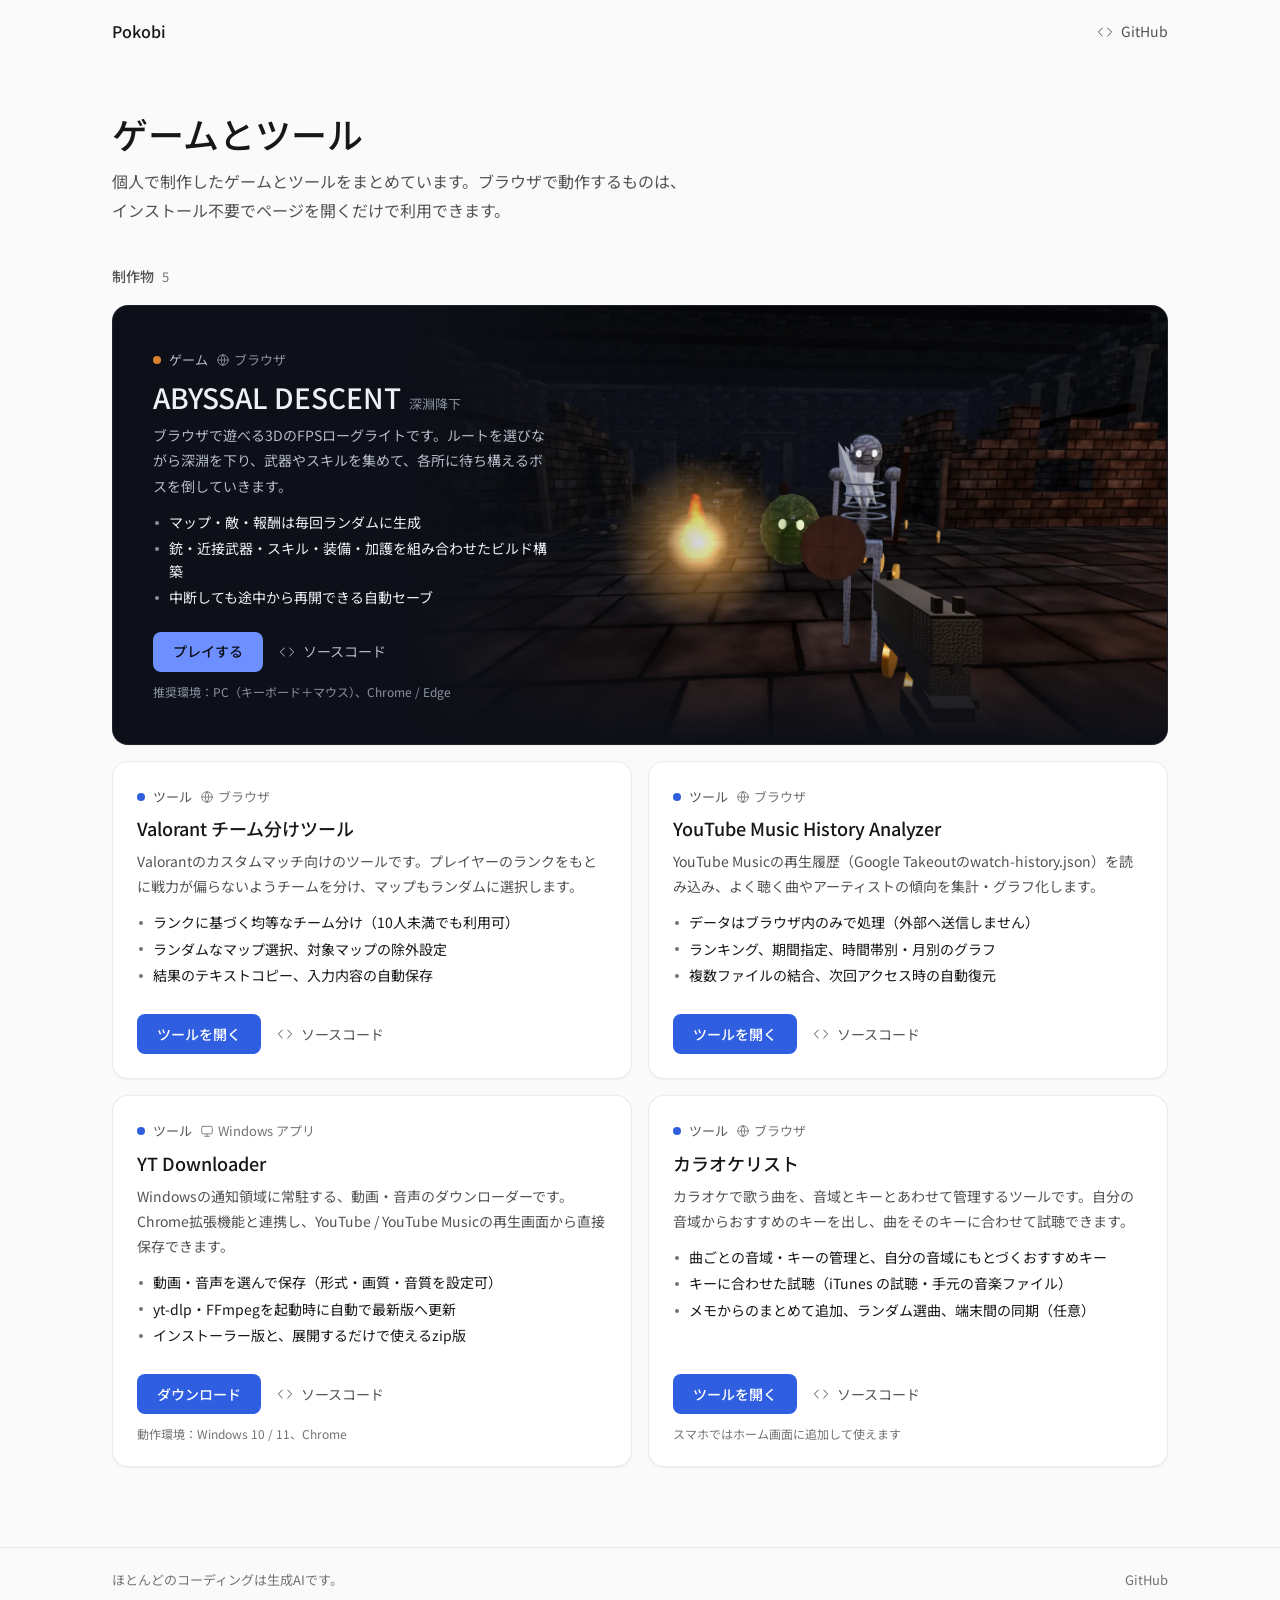
<file: index.html>
<!DOCTYPE html>
<html lang="ja">
<head>
  <meta charset="UTF-8">
  <meta name="viewport" content="width=device-width, initial-scale=1.0">
  <title>Pokobi — 制作物一覧</title>
  <meta name="description" content="Pokobi が制作したゲームとツールの一覧です。">
  <link rel="preconnect" href="https://fonts.googleapis.com">
  <link rel="preconnect" href="https://fonts.gstatic.com" crossorigin>
  <link href="https://fonts.googleapis.com/css2?family=Noto+Sans+JP:wght@400;500&display=swap" rel="stylesheet">
  <link rel="preload" as="image" href="img/abyssal-descent.webp">
  <link rel="stylesheet" href="style.css">
</head>
<body>
  <svg width="0" height="0" style="position:absolute" aria-hidden="true">
    <symbol id="i-browser" viewBox="0 0 24 24" fill="none" stroke="currentColor" stroke-width="1.5" stroke-linecap="round" stroke-linejoin="round"><circle cx="12" cy="12" r="9"/><path d="M3 12h18M12 3a14 14 0 0 1 0 18M12 3a14 14 0 0 0 0 18"/></symbol>
    <symbol id="i-windows" viewBox="0 0 24 24" fill="none" stroke="currentColor" stroke-width="1.5" stroke-linecap="round" stroke-linejoin="round"><rect x="3" y="4" width="18" height="13" rx="2"/><path d="M8 21h8M12 17v4"/></symbol>
    <symbol id="i-code" viewBox="0 0 24 24" fill="none" stroke="currentColor" stroke-width="1.5" stroke-linecap="round" stroke-linejoin="round"><path d="m16 18 6-6-6-6M8 6l-6 6 6 6"/></symbol>
  </svg>

  <header class="site-header">
    <div class="wrap">
      <a class="brand" href="https://pokobi.github.io/">Pokobi</a>
      <a class="header-link" href="https://github.com/pokobi"><svg><use href="#i-code"/></svg>GitHub</a>
    </div>
  </header>

  <section class="intro">
    <div class="wrap">
      <h1>ゲームとツール</h1>
      <p class="lead">個人で制作したゲームとツールをまとめています。ブラウザで動作するものは、インストール不要でページを開くだけで利用できます。</p>
    </div>
  </section>

  <main class="wrap">
    <div class="section-head">
      <h2>制作物</h2>
      <span class="count">5</span>
    </div>

    <article class="card featured">
      <img class="shot" src="img/abyssal-descent.webp" width="1600" height="900" alt="ABYSSAL DESCENT のプレイ画面。地下の石造りの部屋で、インプの火の玉が燃え、スライムと骸骨兵が迫り、手前で銃を構えている">
      <div class="body">
        <p class="meta game">ゲーム<span class="where"><svg><use href="#i-browser"/></svg>ブラウザ</span></p>
        <h3>ABYSSAL DESCENT<span class="sub">深淵降下</span></h3>
        <p class="desc">ブラウザで遊べる3DのFPSローグライトです。ルートを選びながら深淵を下り、武器やスキルを集めて、各所に待ち構えるボスを倒していきます。</p>
        <ul class="points">
          <li>マップ・敵・報酬は毎回ランダムに生成</li>
          <li>銃・近接武器・スキル・装備・加護を組み合わせたビルド構築</li>
          <li>中断しても途中から再開できる自動セーブ</li>
        </ul>
        <div class="actions">
          <a class="btn" href="https://pokobi.github.io/abyssal-descent/">プレイする</a>
          <a class="source" href="https://github.com/pokobi/abyssal-descent"><svg><use href="#i-code"/></svg>ソースコード</a>
        </div>
        <p class="env">推奨環境：PC（キーボード＋マウス）、Chrome / Edge</p>
      </div>
    </article>

    <div class="tools">
      <article class="card">
        <p class="meta">ツール<span class="where"><svg><use href="#i-browser"/></svg>ブラウザ</span></p>
        <h3>Valorant チーム分けツール</h3>
        <p class="desc">Valorantのカスタムマッチ向けのツールです。プレイヤーのランクをもとに戦力が偏らないようチームを分け、マップもランダムに選択します。</p>
        <ul class="points">
          <li>ランクに基づく均等なチーム分け（10人未満でも利用可）</li>
          <li>ランダムなマップ選択、対象マップの除外設定</li>
          <li>結果のテキストコピー、入力内容の自動保存</li>
        </ul>
        <div class="actions">
          <a class="btn" href="https://pokobi.github.io/valorant-team-tool/">ツールを開く</a>
          <a class="source" href="https://github.com/pokobi/valorant-team-tool"><svg><use href="#i-code"/></svg>ソースコード</a>
        </div>
      </article>

      <article class="card">
        <p class="meta">ツール<span class="where"><svg><use href="#i-browser"/></svg>ブラウザ</span></p>
        <h3>YouTube Music History Analyzer</h3>
        <p class="desc">YouTube Musicの再生履歴（Google Takeoutのwatch-history.json）を読み込み、よく聴く曲やアーティストの傾向を集計・グラフ化します。</p>
        <ul class="points">
          <li>データはブラウザ内のみで処理（外部へ送信しません）</li>
          <li>ランキング、期間指定、時間帯別・月別のグラフ</li>
          <li>複数ファイルの結合、次回アクセス時の自動復元</li>
        </ul>
        <div class="actions">
          <a class="btn" href="https://pokobi.github.io/YouTube-Music-History-Analyzer/">ツールを開く</a>
          <a class="source" href="https://github.com/pokobi/YouTube-Music-History-Analyzer"><svg><use href="#i-code"/></svg>ソースコード</a>
        </div>
      </article>

      <article class="card">
        <p class="meta">ツール<span class="where"><svg><use href="#i-windows"/></svg>Windows アプリ</span></p>
        <h3>YT Downloader</h3>
        <p class="desc">Windowsの通知領域に常駐する、動画・音声のダウンローダーです。Chrome拡張機能と連携し、YouTube / YouTube Musicの再生画面から直接保存できます。</p>
        <ul class="points">
          <li>動画・音声を選んで保存（形式・画質・音質を設定可）</li>
          <li>yt-dlp・FFmpegを起動時に自動で最新版へ更新</li>
          <li>インストーラー版と、展開するだけで使えるzip版</li>
        </ul>
        <div class="actions">
          <a class="btn" href="https://github.com/pokobi/yt-downloader/releases/latest">ダウンロード</a>
          <a class="source" href="https://github.com/pokobi/yt-downloader"><svg><use href="#i-code"/></svg>ソースコード</a>
        </div>
        <p class="env">動作環境：Windows 10 / 11、Chrome</p>
      </article>

      <article class="card">
        <p class="meta">ツール<span class="where"><svg><use href="#i-browser"/></svg>ブラウザ</span></p>
        <h3>カラオケリスト</h3>
        <p class="desc">カラオケで歌う曲を、音域とキーとあわせて管理するツールです。自分の音域からおすすめのキーを出し、曲をそのキーに合わせて試聴できます。</p>
        <ul class="points">
          <li>曲ごとの音域・キーの管理と、自分の音域にもとづくおすすめキー</li>
          <li>キーに合わせた試聴（iTunes の試聴・手元の音楽ファイル）</li>
          <li>メモからのまとめて追加、ランダム選曲、端末間の同期（任意）</li>
        </ul>
        <div class="actions">
          <a class="btn" href="https://pokobi.github.io/karaoke-list/">ツールを開く</a>
          <a class="source" href="https://github.com/pokobi/karaoke-list"><svg><use href="#i-code"/></svg>ソースコード</a>
        </div>
        <p class="env">スマホではホーム画面に追加して使えます</p>
      </article>
    </div>
  </main>

  <footer class="footer">
    <div class="wrap">
      <span>ほとんどのコーディングは生成AIです。</span>
      <a href="https://github.com/pokobi">GitHub</a>
    </div>
  </footer>
</body>
</html>
</file>
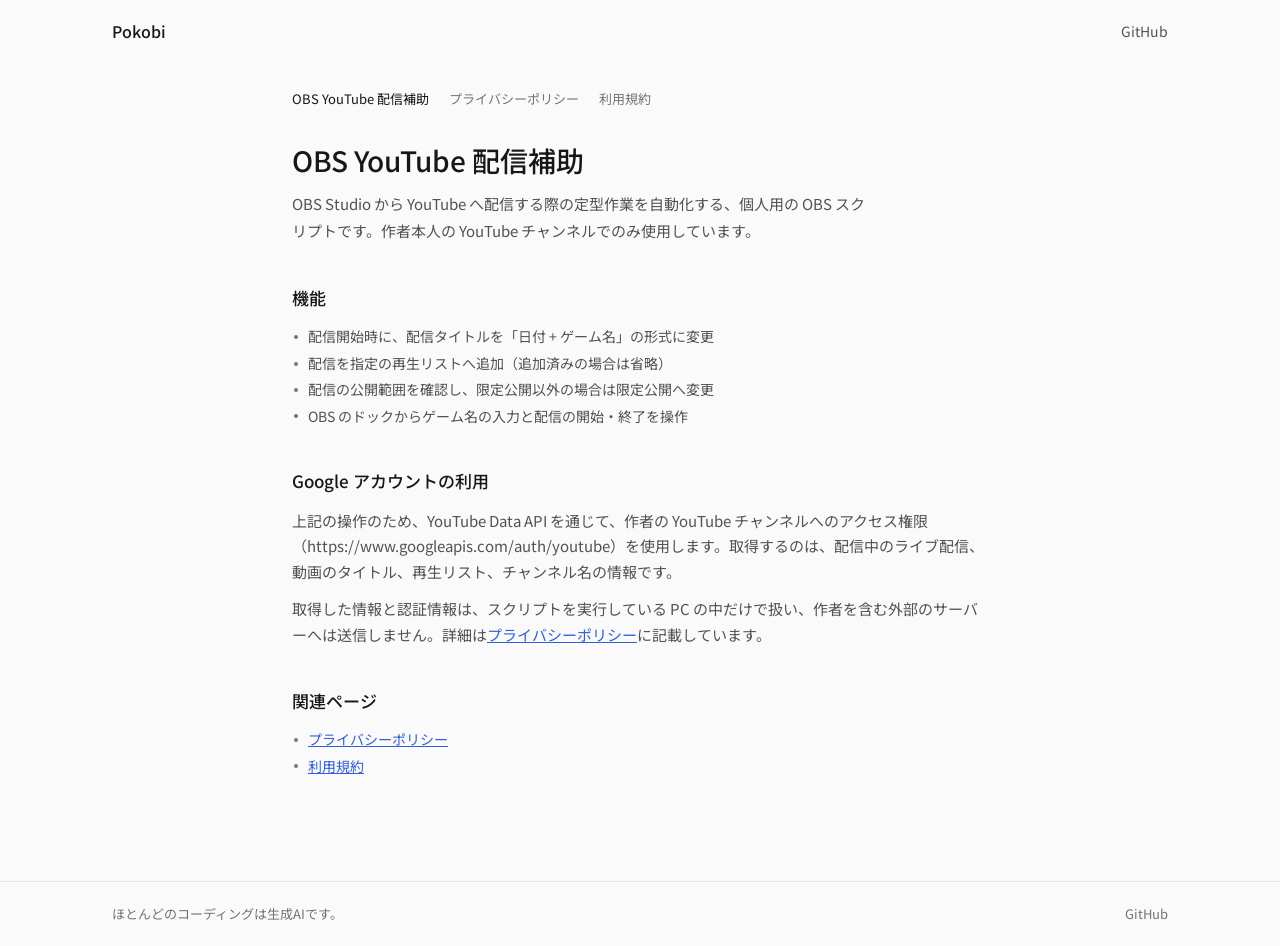
<file: obs-youtube/index.html>
<!DOCTYPE html>
<html lang="ja">
<head>
  <meta charset="UTF-8">
  <meta name="viewport" content="width=device-width, initial-scale=1.0">
  <title>OBS YouTube 配信補助 — Pokobi</title>
  <meta name="description" content="OBS Studio から YouTube へ配信する際に、配信タイトルへの日付付与と再生リストへの追加を自動で行う個人用スクリプトです。">
  <link rel="preconnect" href="https://fonts.googleapis.com">
  <link rel="preconnect" href="https://fonts.gstatic.com" crossorigin>
  <link href="https://fonts.googleapis.com/css2?family=Noto+Sans+JP:wght@400;500&display=swap" rel="stylesheet">
  <link rel="stylesheet" href="../style.css">
  <link rel="stylesheet" href="doc.css">
</head>
<body>
  <header class="site-header">
    <div class="wrap">
      <a class="brand" href="https://pokobi.github.io/">Pokobi</a>
      <a class="header-link" href="https://github.com/pokobi">GitHub</a>
    </div>
  </header>

  <main class="wrap doc">
    <nav class="doc-nav">
      <a href="./" aria-current="page">OBS YouTube 配信補助</a>
      <a href="privacy.html">プライバシーポリシー</a>
      <a href="terms.html">利用規約</a>
    </nav>

    <h1>OBS YouTube 配信補助</h1>
    <p class="lead">OBS Studio から YouTube へ配信する際の定型作業を自動化する、個人用の OBS スクリプトです。作者本人の YouTube チャンネルでのみ使用しています。</p>

    <h2>機能</h2>
    <ul class="points">
      <li>配信開始時に、配信タイトルを「日付 + ゲーム名」の形式に変更</li>
      <li>配信を指定の再生リストへ追加（追加済みの場合は省略）</li>
      <li>配信の公開範囲を確認し、限定公開以外の場合は限定公開へ変更</li>
      <li>OBS のドックからゲーム名の入力と配信の開始・終了を操作</li>
    </ul>

    <h2>Google アカウントの利用</h2>
    <p>上記の操作のため、YouTube Data API を通じて、作者の YouTube チャンネルへのアクセス権限（https://www.googleapis.com/auth/youtube）を使用します。取得するのは、配信中のライブ配信、動画のタイトル、再生リスト、チャンネル名の情報です。</p>
    <p>取得した情報と認証情報は、スクリプトを実行している PC の中だけで扱い、作者を含む外部のサーバーへは送信しません。詳細は<a href="privacy.html">プライバシーポリシー</a>に記載しています。</p>

    <h2>関連ページ</h2>
    <ul class="points">
      <li><a href="privacy.html">プライバシーポリシー</a></li>
      <li><a href="terms.html">利用規約</a></li>
    </ul>
  </main>

  <footer class="footer">
    <div class="wrap">
      <span>ほとんどのコーディングは生成AIです。</span>
      <a href="https://github.com/pokobi">GitHub</a>
    </div>
  </footer>
</body>
</html>
</file>
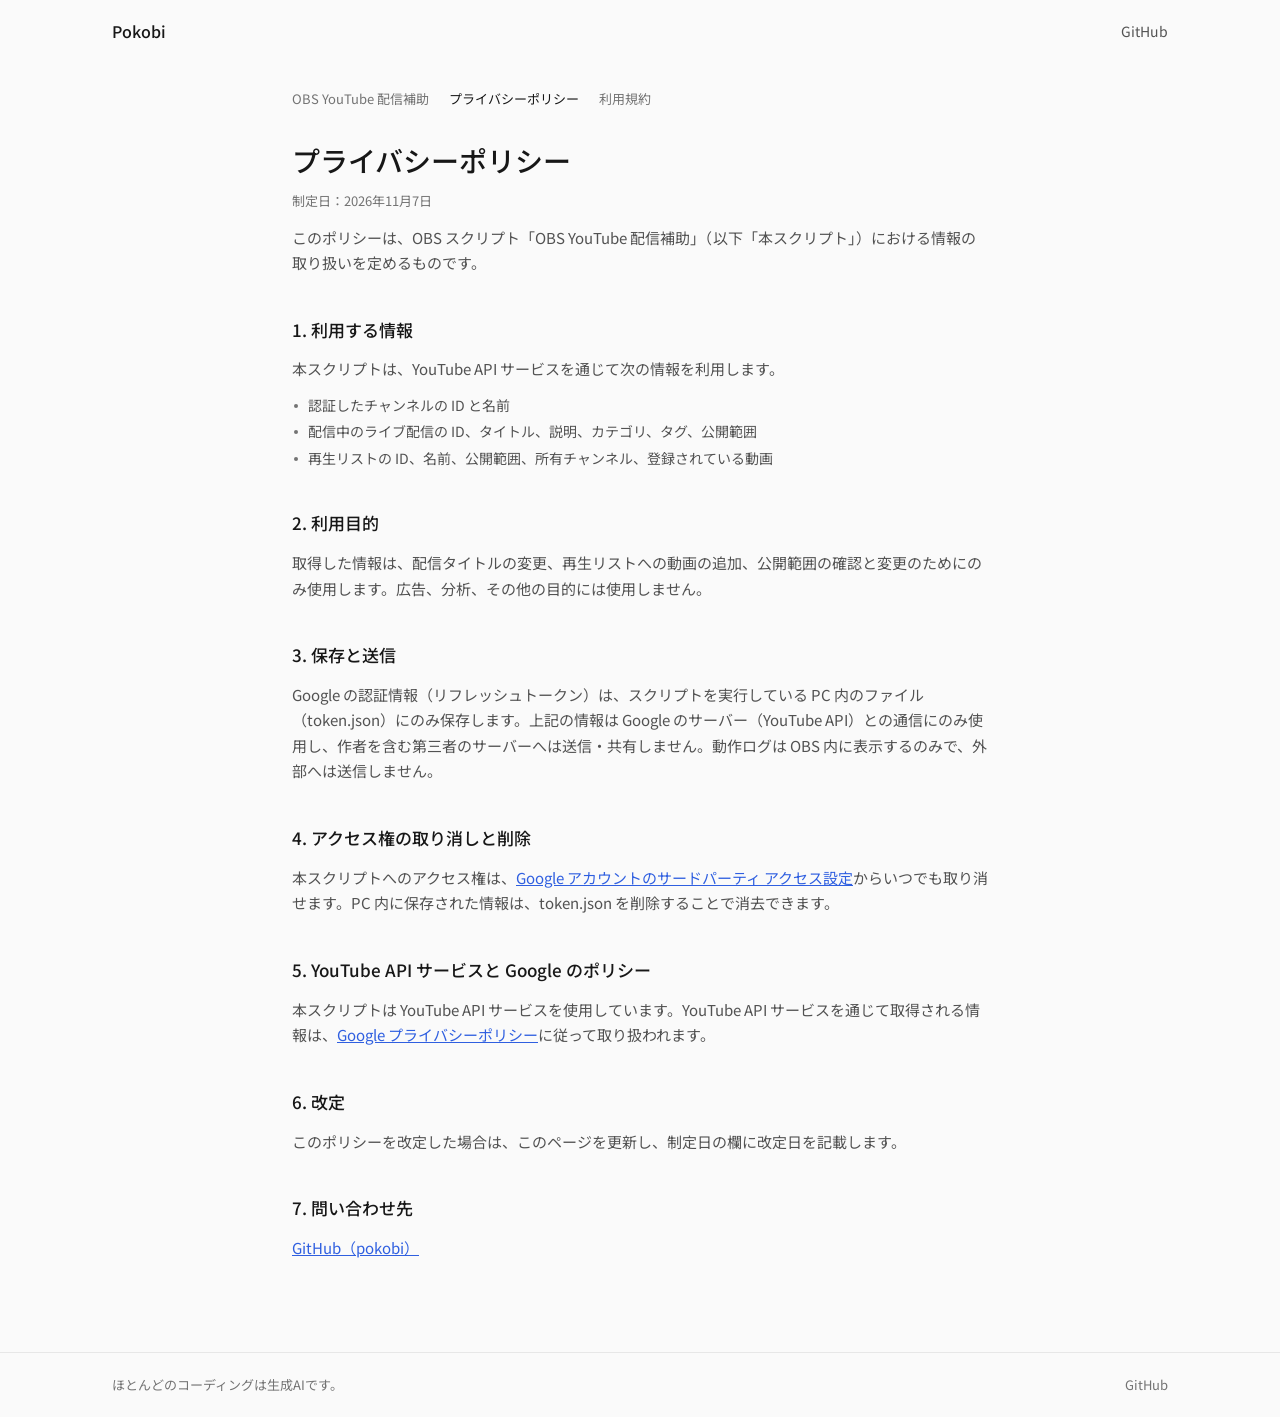
<file: obs-youtube/privacy.html>
<!DOCTYPE html>
<html lang="ja">
<head>
  <meta charset="UTF-8">
  <meta name="viewport" content="width=device-width, initial-scale=1.0">
  <title>プライバシーポリシー — OBS YouTube 配信補助</title>
  <meta name="description" content="OBS YouTube 配信補助のプライバシーポリシーです。">
  <link rel="preconnect" href="https://fonts.googleapis.com">
  <link rel="preconnect" href="https://fonts.gstatic.com" crossorigin>
  <link href="https://fonts.googleapis.com/css2?family=Noto+Sans+JP:wght@400;500&display=swap" rel="stylesheet">
  <link rel="stylesheet" href="../style.css">
  <link rel="stylesheet" href="doc.css">
</head>
<body>
  <header class="site-header">
    <div class="wrap">
      <a class="brand" href="https://pokobi.github.io/">Pokobi</a>
      <a class="header-link" href="https://github.com/pokobi">GitHub</a>
    </div>
  </header>

  <main class="wrap doc">
    <nav class="doc-nav">
      <a href="./">OBS YouTube 配信補助</a>
      <a href="privacy.html" aria-current="page">プライバシーポリシー</a>
      <a href="terms.html">利用規約</a>
    </nav>

    <h1>プライバシーポリシー</h1>
    <p class="updated">制定日：2026年11月7日</p>
    <p>このポリシーは、OBS スクリプト「OBS YouTube 配信補助」（以下「本スクリプト」）における情報の取り扱いを定めるものです。</p>

    <h2>1. 利用する情報</h2>
    <p>本スクリプトは、YouTube API サービスを通じて次の情報を利用します。</p>
    <ul class="points">
      <li>認証したチャンネルの ID と名前</li>
      <li>配信中のライブ配信の ID、タイトル、説明、カテゴリ、タグ、公開範囲</li>
      <li>再生リストの ID、名前、公開範囲、所有チャンネル、登録されている動画</li>
    </ul>

    <h2>2. 利用目的</h2>
    <p>取得した情報は、配信タイトルの変更、再生リストへの動画の追加、公開範囲の確認と変更のためにのみ使用します。広告、分析、その他の目的には使用しません。</p>

    <h2>3. 保存と送信</h2>
    <p>Google の認証情報（リフレッシュトークン）は、スクリプトを実行している PC 内のファイル（token.json）にのみ保存します。上記の情報は Google のサーバー（YouTube API）との通信にのみ使用し、作者を含む第三者のサーバーへは送信・共有しません。動作ログは OBS 内に表示するのみで、外部へは送信しません。</p>

    <h2>4. アクセス権の取り消しと削除</h2>
    <p>本スクリプトへのアクセス権は、<a href="https://myaccount.google.com/permissions">Google アカウントのサードパーティ アクセス設定</a>からいつでも取り消せます。PC 内に保存された情報は、token.json を削除することで消去できます。</p>

    <h2>5. YouTube API サービスと Google のポリシー</h2>
    <p>本スクリプトは YouTube API サービスを使用しています。YouTube API サービスを通じて取得される情報は、<a href="https://policies.google.com/privacy">Google プライバシーポリシー</a>に従って取り扱われます。</p>

    <h2>6. 改定</h2>
    <p>このポリシーを改定した場合は、このページを更新し、制定日の欄に改定日を記載します。</p>

    <h2>7. 問い合わせ先</h2>
    <p><a href="https://github.com/pokobi">GitHub（pokobi）</a></p>
  </main>

  <footer class="footer">
    <div class="wrap">
      <span>ほとんどのコーディングは生成AIです。</span>
      <a href="https://github.com/pokobi">GitHub</a>
    </div>
  </footer>
</body>
</html>
</file>
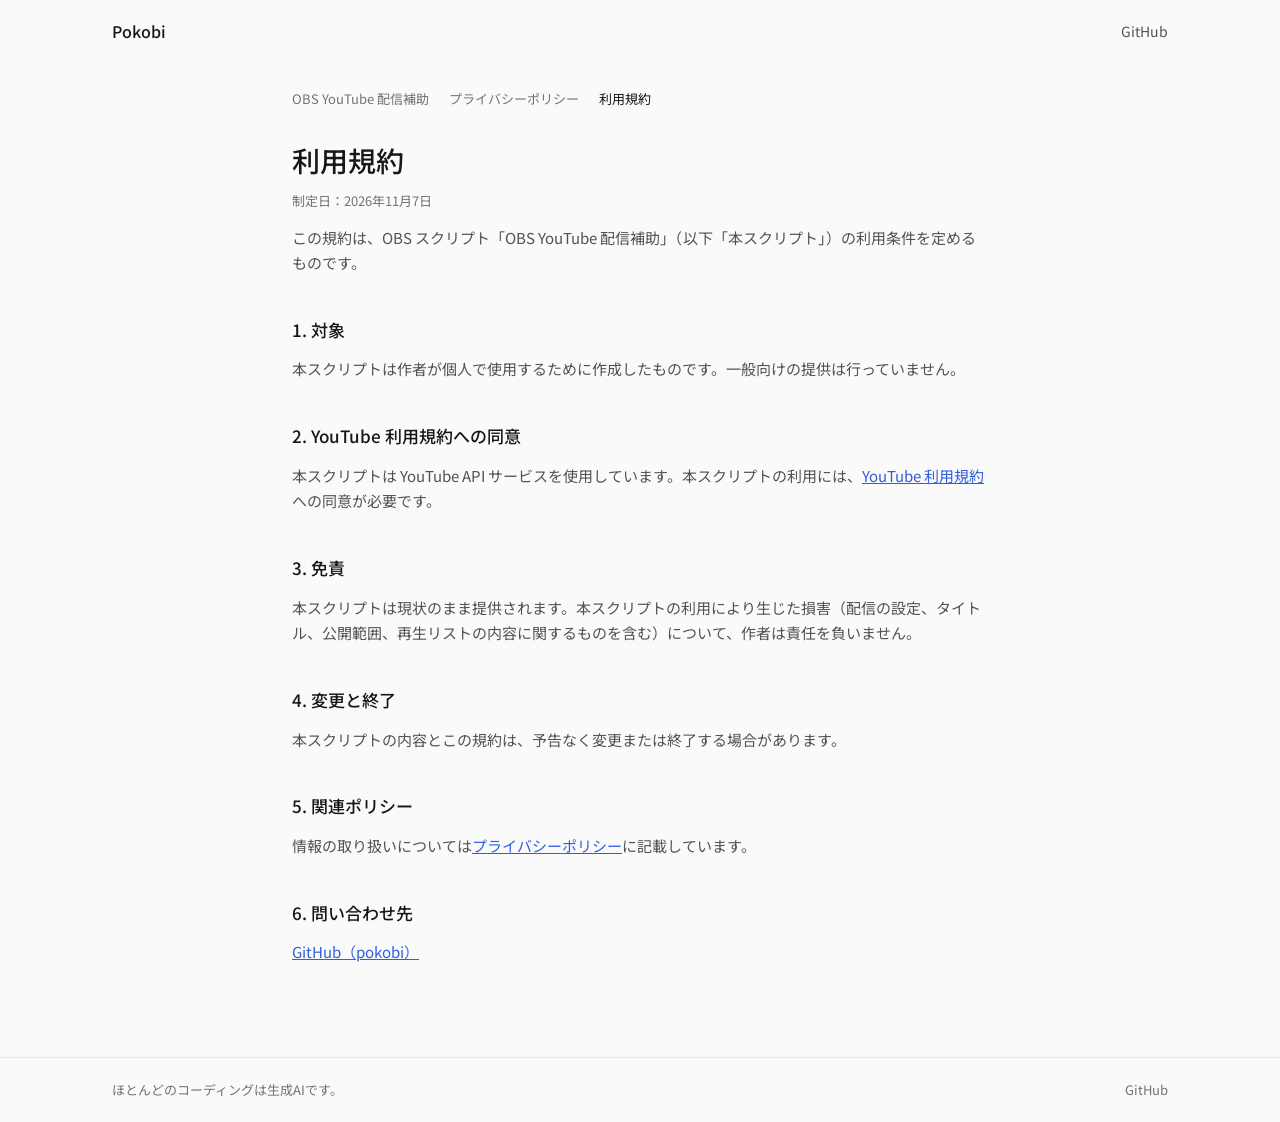
<file: obs-youtube/terms.html>
<!DOCTYPE html>
<html lang="ja">
<head>
  <meta charset="UTF-8">
  <meta name="viewport" content="width=device-width, initial-scale=1.0">
  <title>利用規約 — OBS YouTube 配信補助</title>
  <meta name="description" content="OBS YouTube 配信補助の利用規約です。">
  <link rel="preconnect" href="https://fonts.googleapis.com">
  <link rel="preconnect" href="https://fonts.gstatic.com" crossorigin>
  <link href="https://fonts.googleapis.com/css2?family=Noto+Sans+JP:wght@400;500&display=swap" rel="stylesheet">
  <link rel="stylesheet" href="../style.css">
  <link rel="stylesheet" href="doc.css">
</head>
<body>
  <header class="site-header">
    <div class="wrap">
      <a class="brand" href="https://pokobi.github.io/">Pokobi</a>
      <a class="header-link" href="https://github.com/pokobi">GitHub</a>
    </div>
  </header>

  <main class="wrap doc">
    <nav class="doc-nav">
      <a href="./">OBS YouTube 配信補助</a>
      <a href="privacy.html">プライバシーポリシー</a>
      <a href="terms.html" aria-current="page">利用規約</a>
    </nav>

    <h1>利用規約</h1>
    <p class="updated">制定日：2026年11月7日</p>
    <p>この規約は、OBS スクリプト「OBS YouTube 配信補助」（以下「本スクリプト」）の利用条件を定めるものです。</p>

    <h2>1. 対象</h2>
    <p>本スクリプトは作者が個人で使用するために作成したものです。一般向けの提供は行っていません。</p>

    <h2>2. YouTube 利用規約への同意</h2>
    <p>本スクリプトは YouTube API サービスを使用しています。本スクリプトの利用には、<a href="https://www.youtube.com/t/terms">YouTube 利用規約</a>への同意が必要です。</p>

    <h2>3. 免責</h2>
    <p>本スクリプトは現状のまま提供されます。本スクリプトの利用により生じた損害（配信の設定、タイトル、公開範囲、再生リストの内容に関するものを含む）について、作者は責任を負いません。</p>

    <h2>4. 変更と終了</h2>
    <p>本スクリプトの内容とこの規約は、予告なく変更または終了する場合があります。</p>

    <h2>5. 関連ポリシー</h2>
    <p>情報の取り扱いについては<a href="privacy.html">プライバシーポリシー</a>に記載しています。</p>

    <h2>6. 問い合わせ先</h2>
    <p><a href="https://github.com/pokobi">GitHub（pokobi）</a></p>
  </main>

  <footer class="footer">
    <div class="wrap">
      <span>ほとんどのコーディングは生成AIです。</span>
      <a href="https://github.com/pokobi">GitHub</a>
    </div>
  </footer>
</body>
</html>
</file>
<file: style.css>
/* 枠回りはグラファイトの無彩色で静かにし、色はゲームの画面 1 枚に任せる。
   強調色は青 1 色、余白は 4 の倍数、文字の太さは 400 / 500 のみ。 */
:root {
  --bg: #fafafa;
  --surface: #ffffff;
  --line: rgba(23, 23, 23, 0.08);
  --line-strong: rgba(23, 23, 23, 0.14);
  --text: #171717;
  --text-2: #525252;
  --muted: #737373;
  --accent: #2f5fe0;
  --accent-hover: #2853c7;
  --accent-ink: #ffffff;
  --dot-game: #d9822b;
  --dot-tool: #2f5fe0;
  --shadow: 0 1px 2px rgba(0, 0, 0, 0.05);
  /* ゲームのカードは、画面写真（夜の場面）に合わせて両方のテーマで暗くする */
  --stage: #0d1018;
  --stage-text: #eef0f5;
  --stage-text-2: #b4bac8;
  --stage-muted: #8a91a2;
  --ease: cubic-bezier(0.22, 1, 0.36, 1);
  color-scheme: light dark;
}

@media (prefers-color-scheme: dark) {
  :root {
    --bg: #141415;
    --surface: #19191b;
    --line: rgba(237, 237, 237, 0.08);
    --line-strong: rgba(237, 237, 237, 0.16);
    --text: #ededed;
    --text-2: #a1a1a6;
    --muted: #85858b;
    --accent: #6d8fff;
    --accent-hover: #8aa4ff;
    --accent-ink: #141415;
    --dot-game: #e89a4b;
    --dot-tool: #6d8fff;
    --shadow: none;
  }
}

* { box-sizing: border-box; }

body {
  margin: 0;
  font-family: "Noto Sans JP", system-ui, -apple-system, "Segoe UI", sans-serif;
  font-size: 15px;
  line-height: 1.7;
  background: var(--bg);
  color: var(--text);
  -webkit-font-smoothing: antialiased;
}

a { color: inherit; }
img { display: block; max-width: 100%; height: auto; }

.wrap {
  width: 100%;
  max-width: 1120px;
  margin: 0 auto;
  padding: 0 32px;
}

/* ---- ヘッダー ---- */
.site-header .wrap {
  display: flex;
  align-items: center;
  justify-content: space-between;
  height: 64px;
}
.brand { font-size: 16px; font-weight: 500; text-decoration: none; }
.header-link {
  display: inline-flex;
  align-items: center;
  gap: 8px;
  color: var(--text-2);
  font-size: 14px;
  text-decoration: none;
  transition: color 150ms var(--ease);
}
.header-link:hover { color: var(--text); }
.header-link svg { width: 16px; height: 16px; }

.intro { padding: 48px 0 40px; }
.intro h1 {
  margin: 0 0 12px;
  font-size: 36px;
  line-height: 1.2;
  font-weight: 500;
}
.lead {
  margin: 0;
  max-width: 36rem;
  font-size: 16px;
  line-height: 1.8;
  color: var(--text-2);
}

/* ---- 作品 ---- */
main.wrap { padding-bottom: 80px; }
.section-head {
  display: flex;
  align-items: baseline;
  gap: 8px;
  margin: 0 0 16px;
}
.section-head h2 { margin: 0; font-size: 14px; font-weight: 500; color: var(--text-2); }
.section-head .count { font-size: 13px; color: var(--muted); font-variant-numeric: tabular-nums; }

.card {
  display: flex;
  flex-direction: column;
  min-width: 0;
  padding: 24px;
  background: var(--surface);
  border: 1px solid var(--line);
  border-radius: 16px;
  box-shadow: var(--shadow);
  transition: border-color 150ms var(--ease);
}
.card:hover { border-color: var(--line-strong); }

/* 分類と、どこで動くか */
.meta {
  display: flex;
  align-items: center;
  gap: 8px;
  margin: 0 0 8px;
  font-size: 13px;
  color: var(--text-2);
}
.meta::before { content: ""; flex: none; width: 8px; height: 8px; border-radius: 50%; background: var(--dot-tool); }
.meta.game::before { background: var(--dot-game); }
.meta .where { display: inline-flex; align-items: center; gap: 4px; color: var(--muted); }
.meta .where svg { width: 14px; height: 14px; }

.card h3 {
  margin: 0 0 8px;
  font-size: 18px;
  line-height: 1.4;
  font-weight: 500;
}
.card h3 .sub { margin-left: 8px; font-size: 13px; font-weight: 400; color: var(--muted); }
.desc { margin: 0 0 12px; font-size: 14px; line-height: 1.8; color: var(--text-2); }
.points {
  margin: 0 0 24px;
  padding: 0;
  list-style: none;
  font-size: 14px;
  line-height: 1.6;
}
.points li { position: relative; padding-left: 16px; margin-bottom: 4px; }
.points li::before {
  content: "";
  position: absolute;
  left: 2px;
  top: 0.7em;
  width: 4px;
  height: 4px;
  border-radius: 50%;
  background: var(--muted);
}

.actions {
  display: flex;
  flex-wrap: wrap;
  align-items: center;
  gap: 16px;
  margin-top: auto;
}
.btn {
  display: inline-flex;
  align-items: center;
  justify-content: center;
  height: 40px;
  padding: 0 20px;
  border-radius: 8px;
  background: var(--accent);
  color: var(--accent-ink);
  font-size: 14px;
  font-weight: 500;
  text-decoration: none;
  transition: background-color 150ms var(--ease), transform 150ms var(--ease);
}
.btn:hover { background: var(--accent-hover); }
.btn:active { transform: scale(0.98); }
.source {
  display: inline-flex;
  align-items: center;
  gap: 8px;
  font-size: 14px;
  color: var(--text-2);
  text-decoration: none;
  transition: color 150ms var(--ease);
}
.source:hover { color: var(--text); }
.source svg { width: 16px; height: 16px; }
.env { margin: 12px 0 0; font-size: 12px; line-height: 16px; color: var(--muted); }

a:focus-visible { outline: 2px solid var(--accent); outline-offset: 2px; border-radius: 8px; }

/* ---- ゲーム（見せ場の 1 枚） ----
   画面写真をカードの右側いっぱいに敷き、左へ向かって透明にして背景色へ溶かす。
   溶けた側（左）に文字を置く。 */
.featured {
  position: relative;
  overflow: hidden;
  min-height: 440px;
  margin-bottom: 16px;
  padding: 40px;
  background: var(--stage);
  border-color: rgba(238, 240, 245, 0.08);
  color: var(--stage-text);
  justify-content: center;
}
.featured:hover { border-color: rgba(238, 240, 245, 0.16); }
.featured .shot {
  position: absolute;
  inset: 0 0 0 auto;
  width: 72%;
  height: 100%;
  object-fit: cover;
  object-position: 40% 50%;
  -webkit-mask-image: linear-gradient(to right, transparent 0%, rgba(0, 0, 0, 0.55) 22%, #000 48%),
                      linear-gradient(to bottom, #000 78%, transparent 100%);
  -webkit-mask-composite: source-in;
  mask-image: linear-gradient(to right, transparent 0%, rgba(0, 0, 0, 0.55) 22%, #000 48%),
              linear-gradient(to bottom, #000 78%, transparent 100%);
  mask-composite: intersect;
}
.featured .body { position: relative; max-width: 400px; }
.featured .meta { color: var(--stage-text-2); }
.featured .meta .where { color: var(--stage-muted); }
.featured h3 { font-size: 28px; line-height: 1.3; }
.featured h3 .sub { color: var(--stage-muted); }
.featured .desc { color: var(--stage-text-2); }
.featured .points li::before { background: var(--stage-muted); }
.featured .env { color: var(--stage-muted); }
.featured .source { color: var(--stage-text-2); }
.featured .source:hover { color: var(--stage-text); }
.featured .btn { background: #6d8fff; color: #0d1018; }
.featured .btn:hover { background: #8aa4ff; }

/* ---- ツール ---- */
.tools {
  display: grid;
  grid-template-columns: repeat(2, minmax(0, 1fr));
  gap: 16px;
}

/* ---- フッター ---- */
.footer { border-top: 1px solid var(--line); }
.footer .wrap {
  display: flex;
  justify-content: space-between;
  align-items: center;
  height: 64px;
  font-size: 13px;
  color: var(--muted);
}
.footer a { color: var(--muted); text-decoration: none; transition: color 150ms var(--ease); }
.footer a:hover { color: var(--text); }

@media (max-width: 960px) {
  .tools { grid-template-columns: 1fr; }
}
@media (max-width: 760px) {
  /* 写真を上に置き、下へ向かって溶かす */
  .featured { min-height: 0; padding: 0; }
  .featured .shot {
    position: static;
    width: 100%;
    height: auto;
    aspect-ratio: 16 / 10;
    -webkit-mask-image: linear-gradient(to bottom, #000 55%, transparent 100%);
    mask-image: linear-gradient(to bottom, #000 55%, transparent 100%);
  }
  .featured .body { max-width: none; margin-top: -32px; padding: 0 20px 24px; }
  .featured h3 { font-size: 22px; }
}
@media (max-width: 640px) {
  .wrap { padding: 0 16px; }
  .intro { padding: 32px 0; }
  .intro h1 { font-size: 28px; }
  .tools .card { padding: 20px; }
}
</file>
<file: obs-youtube/doc.css>
/* 説明ページ用。色や余白はトップの style.css の変数をそのまま使う */
.doc { max-width: 760px; padding-top: 24px; padding-bottom: 80px; }
.doc-nav { display: flex; flex-wrap: wrap; gap: 4px 20px; margin-bottom: 32px; font-size: 13px; }
.doc-nav a { color: var(--muted); text-decoration: none; }
.doc-nav a:hover, .doc-nav a[aria-current="page"] { color: var(--text); }
.doc h1 { margin: 0 0 12px; font-size: 28px; font-weight: 500; line-height: 1.3; }
.doc h2 { margin: 40px 0 12px; font-size: 17px; font-weight: 500; }
.doc p { margin: 0 0 12px; color: var(--text-2); overflow-wrap: anywhere; }
.doc .lead { font-size: 15px; }
.doc .updated { font-size: 13px; color: var(--muted); }
.doc .points { color: var(--text-2); }
.doc p a, .doc li a { color: var(--accent); }
@media (max-width: 640px) { .doc h1 { font-size: 24px; } }
</file>
